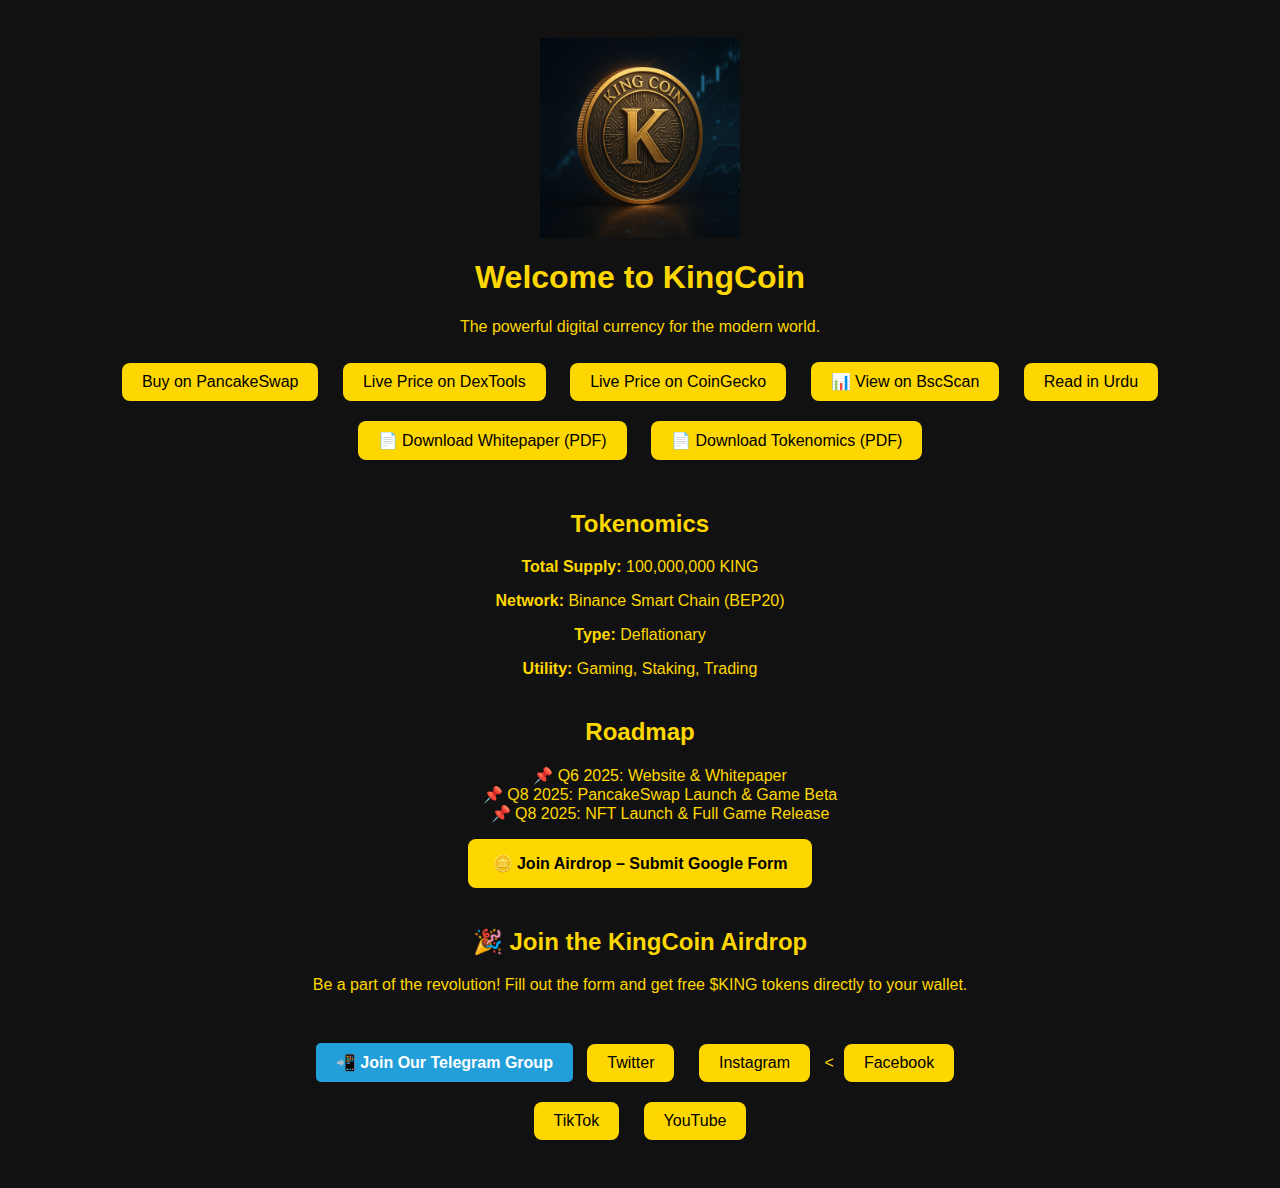
<file: index.html>
</a>

<!DOCTYPE html>
<html lang="en">
<head>
    <meta charset="UTF-8">
    <title>KingCoin - The Coin of Kings</title>
    <style>
        body {
            background-color: #111;
            color: gold;
            font-family: Arial, sans-serif;
            text-align: center;
            padding: 30px;
        }
        .button {
            background-color: gold;
            color: black;
            padding: 10px 20px;
            margin: 10px;
            border: none;
            border-radius: 8px;
            cursor: pointer;
            text-decoration: none;
            display: inline-block;
        }
        .section {
            margin-top: 40px;
        }
    </style>
</head>
<body>
    <img src="kingcoin_logo.png" alt="KingCoin Logo" width="200">
    <h1>Welcome to KingCoin</h1>
    <p>The powerful digital currency for the modern world.</p>

    <div>  <a class="button" href="https://pancakeswap.finance/swap?outputCurrency=0xd8e3123616921233e1b6187e38100ed7cEE9E071" target="_blank">Buy on PancakeSwap</a>
            <a class="button" href="https://www.dextools.io/app/en/bnb/pair-explorer" target="_blank">Live Price on DexTools</a>
        <a class="button" href="https://www.coingecko.com/en/coins/kingcoin" target="_blank">Live Price on CoinGecko</a>
             <a class="button" href="https://bscscan.com/token/0xd8e3123616921233e1b6187e38100ed7cEE9E071" target="_blank">📊 View on BscScan</a>
        <a class="button" href="urdu.html">Read in Urdu</a>
    </div>
   <a class="button" href="whitepaper.pdf" target="_blank">📄 Download Whitepaper (PDF)</a>
    <a class="button" href="tokenomics.pdf" target="_blank">📄 Download Tokenomics (PDF)</a>


    <div class="section">
        <h2>Tokenomics</h2>
        <p><strong>Total Supply:</strong> 100,000,000 KING</p>
        <p><strong>Network:</strong> Binance Smart Chain (BEP20)</p>
        <p><strong>Type:</strong> Deflationary</p>
        <p><strong>Utility:</strong> Gaming, Staking, Trading</p>
    </div>

    <div class="section">
        <h2>Roadmap</h2>
        <ul style="list-style-type:none;">
            <li>📌 Q6 2025: Website & Whitepaper</li>
            <li>📌 Q8 2025: PancakeSwap Launch & Game Beta</li>
            <li>📌 Q8 2025: NFT Launch & Full Game Release</li>
        </ul>
    </div>
 <a href="https://forms.gle/sdXzJEamdmxHhaJN8" target="_blank" style="text-decoration: none;">
  <button style="background-color: #FFD700; color: black; padding: 15px 25px; border: none; border-radius: 8px; font-size: 16px; font-weight: bold; cursor: pointer;">
    🪙 Join Airdrop – Submit Google Form
  </button>
</a>

<div class="section">
  <h2>🎉 Join the KingCoin Airdrop</h2>
  <p>Be a part of the revolution! Fill out the form and get free $KING tokens directly to your wallet.</p>
 </div>

    <div class="section">
<!-- Existing buttons -->
<!-- New Telegram button -->
<a href="https://t.me/kingcoin233" target="_blank" style="background-color: #229ED9; color: white; padding: 10px 20px; border-radius: 5px; text-decoration: none; font-weight: bold; display: inline-block;">
📲 Join Our Telegram Group
</a>

          <a class="button" href="https://twitter.com/kingcoin233" target="_blank">Twitter</a>
        <a class="button" href="https://instagram.com/kingcoin233" target="_blank">Instagram</a>
        <<a class="button" href="https://facebook.com/kingcoin233" target="_blank">Facebook</a>
    </div>
<a class="button" href="https://www.tiktok.com/@kingcoin233" target="_blank">TikTok</a>
<a class="button" href="https://www.youtube.com/@kingcoin233" target="_blank">YouTube</a>
</body>
</html>
</file>
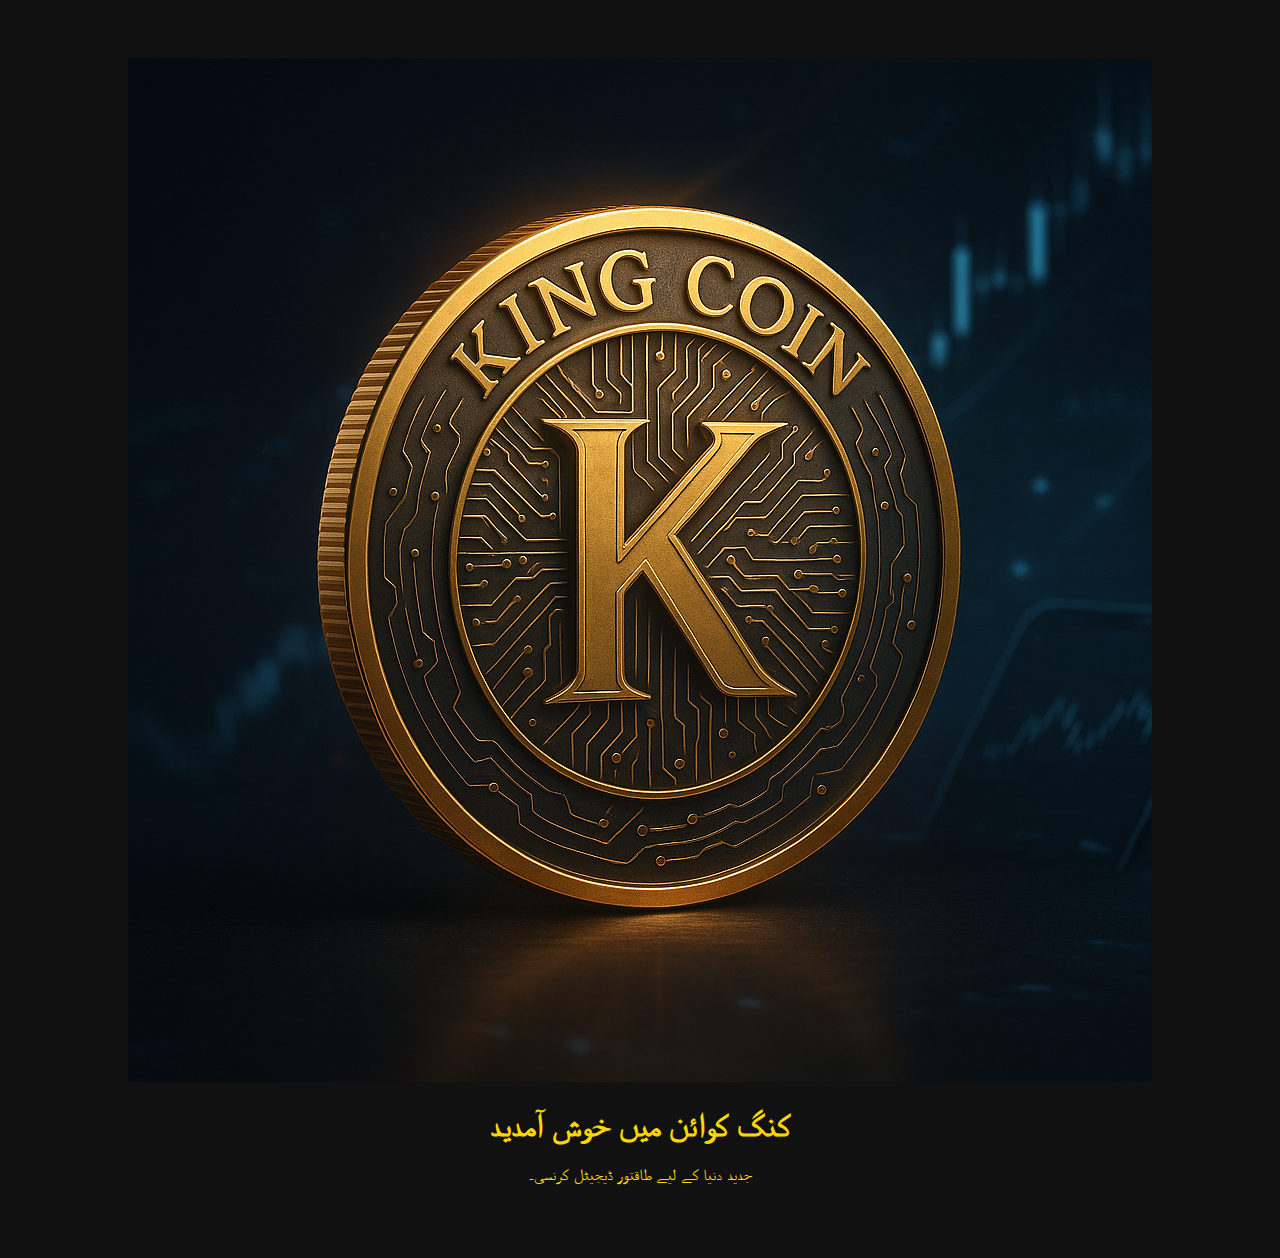
<file: urdu.html>
<!DOCTYPE html>
<html lang="ur" dir="rtl">
<head>
  <meta charset="UTF-8">
  <title>کنگ کوائن - بادشاہوں کا سکہ</title>
  <link rel="stylesheet" href="style.css" />
</head>
<body>
  <header>
    <img src="kingcoin_logo.png" alt="KingCoin Logo" class="logo" />
    <h1>کنگ کوائن میں خوش آمدید</h1>
    <p>جدید دنیا کے لیے طاقتور ڈیجیٹل کرنسی۔</p>
  </header>
</body>
</html>
</file>
<file: style.css>
body {
  background-color: #111;
  color: gold;
  font-family: Arial, sans-serif;
  text-align: center;
  padding: 50px;
}
a {
  display: inline-block;
  background-color: #ffcc00;
  color: black;
  padding: 10px 20px;
  margin: 10px;
  text-decoration: none;
  border-radius: 5px;
}
a:hover {
  background-color: #e6b800;
}
</file>
